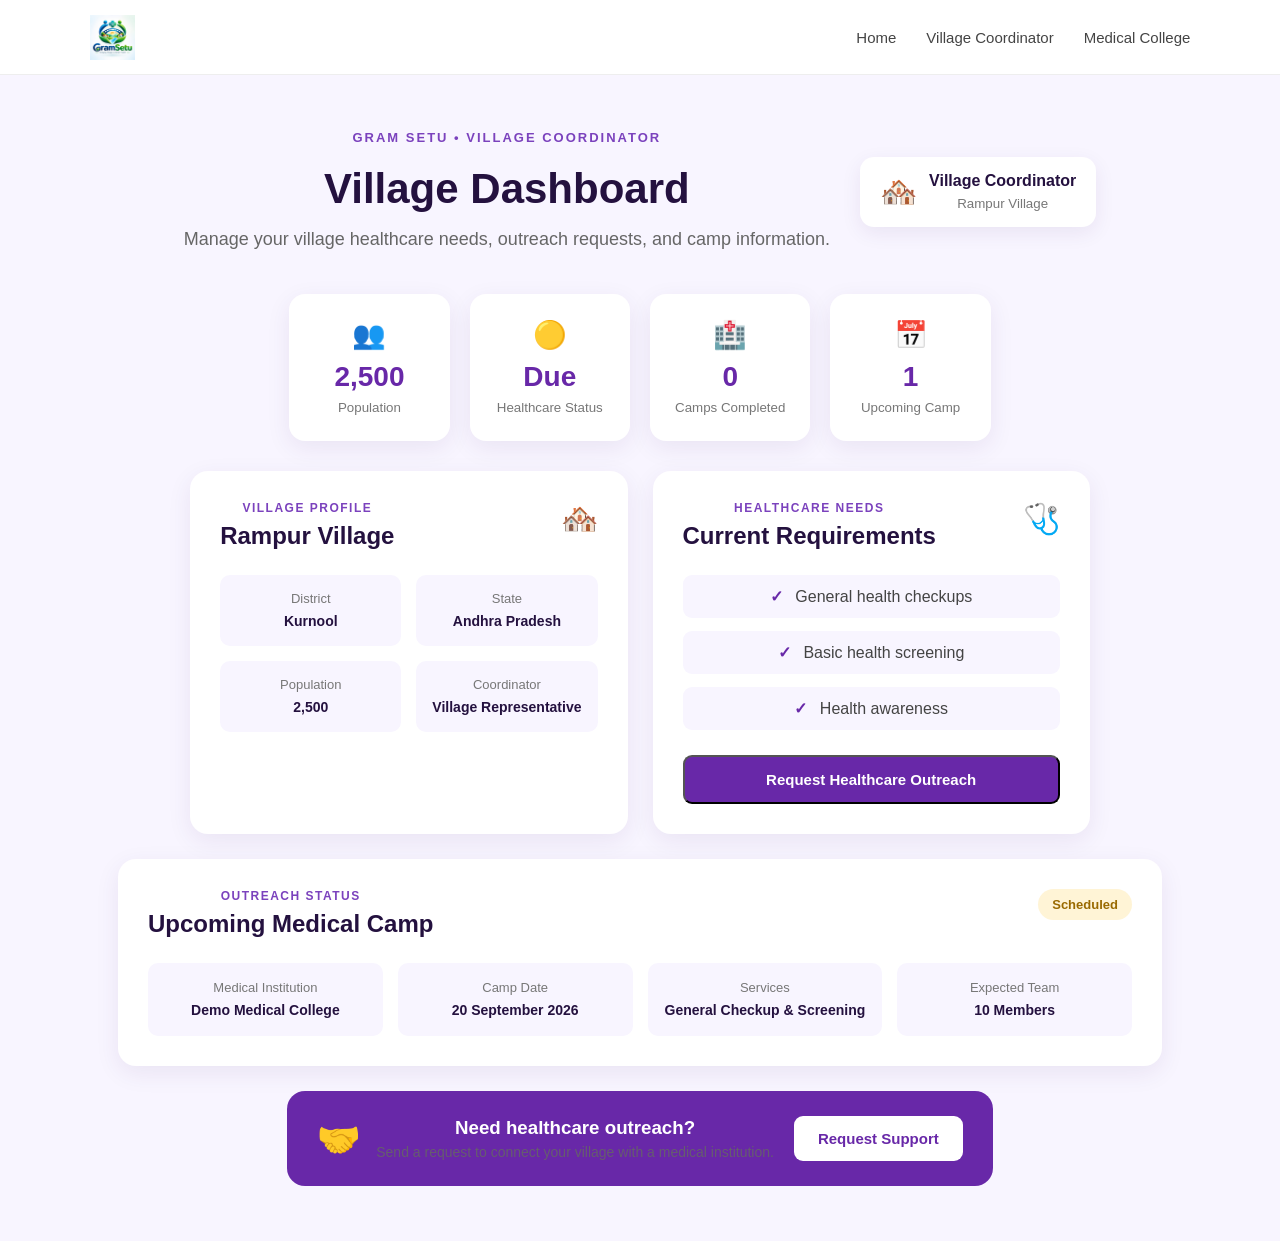
<file: village-dashboard.html>
<!DOCTYPE html>
<html lang="en">

<head>

    <meta charset="UTF-8">

    <meta name="viewport"
          content="width=device-width, initial-scale=1.0">

    <title>Village Coordinator - Gram Setu</title>

    <link rel="stylesheet" href="style.css">

</head>


<body>


    <!-- =========================
         NAVIGATION
         ========================= -->

    <nav>

        <div class="logo">
    <img src="Logo1.jpg" alt="Gram Setu Logo">
</div>


        <div class="nav-links">

            <a href="index.html">
                Home
            </a>

            <a href="village-dashboard.html">
                Village Coordinator
            </a>

            <a href="medical-dashboard.html">
                Medical College
            </a>

        </div>

    </nav>



    <!-- =========================
         VILLAGE COORDINATOR
         DASHBOARD
         ========================= -->

    <main class="dashboard-page">


        <!-- HEADER -->

        <section class="dashboard-heading">

            <div>

                <p class="hero-tagline">
                    GRAM SETU • VILLAGE COORDINATOR
                </p>

                <h1>
                    Village Dashboard
                </h1>

                <p>
                    Manage your village healthcare needs,
                    outreach requests, and camp information.
                </p>

            </div>


            <div class="profile-badge">

                <div class="profile-icon">
                    🏘️
                </div>

                <div>

                    <strong>
                        Village Coordinator
                    </strong>

                    <small>
                        Rampur Village
                    </small>

                </div>

            </div>

        </section>



        <!-- =========================
             VILLAGE OVERVIEW
             ========================= -->

        <section class="dashboard-stats">


            <div class="dashboard-stat-card">

                <span>👥</span>

                <strong>
                    2,500
                </strong>

                <small>
                    Population
                </small>

            </div>


            <div class="dashboard-stat-card">

                <span>🟡</span>

                <strong>
                    Due
                </strong>

                <small>
                    Healthcare Status
                </small>

            </div>


            <div class="dashboard-stat-card">

                <span>🏥</span>

                <strong>
                    0
                </strong>

                <small>
                    Camps Completed
                </small>

            </div>


            <div class="dashboard-stat-card">

                <span>📅</span>

                <strong>
                    1
                </strong>

                <small>
                    Upcoming Camp
                </small>

            </div>


        </section>



        <!-- =========================
             MAIN DASHBOARD GRID
             ========================= -->

        <section class="village-dashboard-grid">


            <!-- VILLAGE PROFILE -->

            <div class="dashboard-card">

                <div class="card-heading">

                    <div>

                        <p class="card-label">
                            VILLAGE PROFILE
                        </p>

                        <h2>
                            Rampur Village
                        </h2>

                    </div>

                    <span class="card-icon">
                        🏘️
                    </span>

                </div>


                <div class="profile-details">


                    <div>

                        <span>
                            District
                        </span>

                        <strong>
                            Kurnool
                        </strong>

                    </div>


                    <div>

                        <span>
                            State
                        </span>

                        <strong>
                            Andhra Pradesh
                        </strong>

                    </div>


                    <div>

                        <span>
                            Population
                        </span>

                        <strong>
                            2,500
                        </strong>

                    </div>


                    <div>

                        <span>
                            Coordinator
                        </span>

                        <strong>
                            Village Representative
                        </strong>

                    </div>


                </div>

            </div>



            <!-- HEALTHCARE NEEDS -->

            <div class="dashboard-card">

                <div class="card-heading">

                    <div>

                        <p class="card-label">
                            HEALTHCARE NEEDS
                        </p>

                        <h2>
                            Current Requirements
                        </h2>

                    </div>

                    <span class="card-icon">
                        🩺
                    </span>

                </div>


                <div class="needs-list">

                    <div>
                        <span>✓</span>
                        General health checkups
                    </div>

                    <div>
                        <span>✓</span>
                        Basic health screening
                    </div>

                    <div>
                        <span>✓</span>
                        Health awareness
                    </div>

                </div>


                <button
                    class="primary-btn dashboard-action"
                    onclick="requestOutreach()"
                >

                    Request Healthcare Outreach

                </button>

            </div>


        </section>



        <!-- =========================
             OUTREACH STATUS
             ========================= -->

        <section class="dashboard-card upcoming-card">


            <div class="card-heading">

                <div>

                    <p class="card-label">
                        OUTREACH STATUS
                    </p>

                    <h2>
                        Upcoming Medical Camp
                    </h2>

                </div>


                <span class="status-badge">
                    Scheduled
                </span>

            </div>



            <div class="camp-info-grid">


                <div>

                    <span>
                        Medical Institution
                    </span>

                    <strong>
                        Demo Medical College
                    </strong>

                </div>


                <div>

                    <span>
                        Camp Date
                    </span>

                    <strong>
                        20 September 2026
                    </strong>

                </div>


                <div>

                    <span>
                        Services
                    </span>

                    <strong>
                        General Checkup & Screening
                    </strong>

                </div>


                <div>

                    <span>
                        Expected Team
                    </span>

                    <strong>
                        10 Members
                    </strong>

                </div>


            </div>

        </section>



        <!-- =========================
             REQUEST SUPPORT
             ========================= -->

        <section class="request-banner">


            <div>

                <span class="request-icon">
                    🤝
                </span>


                <div>

                    <h3>
                        Need healthcare outreach?
                    </h3>

                    <p>
                        Send a request to connect your
                        village with a medical institution.
                    </p>

                </div>

            </div>


            <button
                class="secondary-btn"
                onclick="requestOutreach()"
            >

                Request Support

            </button>


        </section>


    </main>



    <script src="script.js"></script>


</body>

</html>
</file>
<file: style.css>
/* =========================
   BASIC RESET
   ========================= */

* {
    margin: 0;
    padding: 0;
    box-sizing: border-box;
}


/* =========================
   BODY
   ========================= */

body {

    font-family: Arial, sans-serif;

    background: #f8f5ff;

    color: #24113f;

}


/* =========================
   NAVIGATION
   ========================= */

nav {

    height: 75px;

    display: flex;

    justify-content: space-between;

    align-items: center;

    padding: 0 7%;

    background: white;

    border-bottom: 1px solid #eee;

}


.logo {
    display: flex;
    align-items: center;
}

.logo img {
    height: 45px;
    width: auto;
    object-fit: contain;
}


.nav-links {

    display: flex;

    gap: 30px;

}


.nav-links a {

    text-decoration: none;

    color: #444;

    font-size: 15px;

}


.nav-links a:hover {

    color: #6828a8;

}


/* =========================
   BASIC PAGE
   ========================= */

main {

    min-height: calc(100vh - 75px);

    display: flex;

    flex-direction: column;

    justify-content: center;

    align-items: center;

    text-align: center;

    padding: 40px;

}


main h1 {

    font-size: 48px;

    margin-bottom: 15px;

}


main p {

    font-size: 18px;

    color: #666;

}

/* =========================
   HOME HERO
   ========================= */

.home-hero {

    min-height: calc(100vh - 75px);

    padding: 70px 7%;

    display: flex;

    justify-content: space-between;

    align-items: center;

    gap: 60px;

}


/* HERO CONTENT */

.hero-content {

    max-width: 650px;

}


.hero-tagline {

    color: #7b42bd;

    font-size: 13px;

    font-weight: bold;

    letter-spacing: 2px;

    margin-bottom: 20px;

}


.hero-content h1 {

    font-size: 56px;

    line-height: 1.1;

    margin-bottom: 25px;

}


.hero-content h1 span {

    display: block;

    color: #6828a8;

}


.hero-description {

    max-width: 600px;

    font-size: 18px;

    line-height: 1.7;

    color: #666;

}


/* BUTTONS */
.hero-buttons {

    display: flex;

    justify-content: center;

    align-items: center;

    gap: 15px;

    margin-top: 30px;

}


.primary-btn,
.secondary-btn {

    display: inline-block;

    padding: 14px 24px;

    border-radius: 9px;

    text-decoration: none;

    font-size: 15px;

    font-weight: bold;

}


.primary-btn {

    background: #6828a8;

    color: white;

}


.secondary-btn {

    background: white;

    color: #6828a8;

    border: 1px solid #6828a8;

}


/* HERO VISUAL */

.hero-visual {

    width: 370px;

}


.hero-card {

    background: white;

    padding: 35px;

    border-radius: 22px;

    text-align: center;

    box-shadow:
        0 15px 40px rgba(70, 30, 100, 0.12);

}


.hero-map-icon {

    font-size: 65px;

    margin-bottom: 15px;

}


.hero-card h2 {

    margin-bottom: 12px;

}


.hero-card p {

    color: #666;

    line-height: 1.6;

}


.hero-stats {

    display: flex;

    justify-content: space-around;

    margin-top: 30px;

    padding-top: 20px;

    border-top: 1px solid #eee;

}


.hero-stats strong {

    display: block;

    font-size: 25px;

    color: #6828a8;

}


.hero-stats small {

    color: #777;

}

/* =========================
   HOW GRAM SETU WORKS
   ========================= */

.how-section {

    padding: 80px 7%;

    background: white;

}


.section-heading {

    text-align: center;

    max-width: 650px;

    margin: 0 auto 50px;

}


.section-heading h2 {

    font-size: 38px;

    margin: 10px 0 15px;

}


.section-heading > p:last-child {

    color: #666;

    line-height: 1.6;

}


.steps-container {

    max-width: 1100px;

    margin: auto;

    display: grid;

    grid-template-columns:
        repeat(3, 1fr);

    gap: 25px;

}


.step-card {

    position: relative;

    padding: 32px 28px;

    background: #f8f5ff;

    border: 1px solid #eee;

    border-radius: 18px;

    text-align: center;

    transition: 0.3s ease;

}


.step-card:hover {

    transform: translateY(-6px);

    box-shadow:
        0 12px 30px rgba(70, 30, 100, 0.10);

}


.step-number {

    font-size: 13px;

    font-weight: bold;

    letter-spacing: 1px;

    color: #7b42bd;

    margin-bottom: 18px;

}


.step-icon {

    font-size: 42px;

    margin-bottom: 18px;

}


.step-card h3 {

    font-size: 21px;

    margin-bottom: 12px;

}


.step-card p {

    color: #666;

    line-height: 1.6;

    font-size: 14px;

}


/* =========================
   MOBILE
   ========================= */

@media (max-width: 800px) {

    .home-hero {

        flex-direction: column;

        text-align: center;

    }


    .hero-content h1 {

        font-size: 42px;

    }


    .hero-buttons {

        justify-content: center;

    }


    .hero-visual {

        width: 100%;

        max-width: 370px;

    }


    .steps-container {

        grid-template-columns: 1fr;

    }

}


/* =========================
   COVERAGE SECTION
   ========================= */

.coverage-section {

    padding: 90px 7%;

    background: #f8f5ff;

}


.coverage-header {

    max-width: 1100px;

    margin: 0 auto 40px;

    display: flex;

    justify-content: space-between;

    align-items: end;

    gap: 30px;

}


.coverage-header h2 {

    font-size: 38px;

    line-height: 1.15;

    margin: 10px 0 15px;

}


.coverage-header h2 span {

    display: block;

    color: #6828a8;

}


.coverage-header p:last-child {

    color: #666;

    line-height: 1.6;

    max-width: 550px;

}


/* COVERAGE CARD */

.coverage-card {

    max-width: 1100px;

    min-height: 360px;

    margin: auto;

    padding: 35px;

    background: white;

    border-radius: 22px;

    display: grid;

    grid-template-columns: 0.8fr 1.2fr;

    gap: 35px;

    box-shadow:
        0 12px 35px rgba(70, 30, 100, 0.08);

}


.coverage-info {

    display: flex;

    flex-direction: column;

    justify-content: center;

}


.coverage-info h3 {

    font-size: 25px;

    margin-bottom: 12px;

}


.coverage-info > p {

    color: #666;

    line-height: 1.6;

}


/* LEGEND */

.coverage-legend {

    margin-top: 30px;

    display: flex;

    flex-direction: column;

    gap: 14px;

}


.coverage-legend div {

    display: flex;

    align-items: center;

    gap: 10px;

    font-weight: bold;

}


.legend-dot {

    width: 13px;

    height: 13px;

    border-radius: 50%;

    display: inline-block;

}


.covered-dot {

    background: #3b9b62;

}


.due-dot {

    background: #e0a52b;

}


/* DEMO MAP */

.coverage-map {

    position: relative;

    min-height: 290px;

    border-radius: 18px;

    overflow: hidden;

    background:
        linear-gradient(
            135deg,
            #f0ebfa,
            #faf8ff
        );

    border: 1px solid #eee;

}


/* MAP LINES */

.map-line {

    position: absolute;

    height: 1px;

    background: #ddd;

    transform: rotate(-20deg);

}


.line-one {

    width: 80%;

    top: 35%;

    left: 10%;

}


.line-two {

    width: 70%;

    top: 60%;

    left: 15%;

    transform: rotate(15deg);

}


.line-three {

    width: 55%;

    top: 75%;

    left: 25%;

    transform: rotate(-35deg);

}


/* MAP POINTS */

.map-point {

    position: absolute;

    width: 18px;

    height: 18px;

    border-radius: 50%;

    border: 4px solid white;

    box-shadow:
        0 3px 10px rgba(0,0,0,0.15);

}


.map-point span {

    position: absolute;

    white-space: nowrap;

    left: 24px;

    top: -5px;

    font-size: 12px;

    font-weight: bold;

    color: #444;

}


.covered-point {

    background: #3b9b62;

}


.due-point {

    background: #e0a52b;

}


.point-one {

    top: 28%;

    right: 25%;

}


.point-two {

    top: 55%;

    left: 28%;

}


.point-three {

    bottom: 18%;

    right: 38%;

}


/* MOBILE */

@media (max-width: 800px) {

    .coverage-header {

        flex-direction: column;

        align-items: flex-start;

    }


    .coverage-card {

        grid-template-columns: 1fr;

    }

}

/* =========================
   VILLAGE DASHBOARD
   ========================= */

.dashboard-page {

    padding: 55px 7%;

}


/* HEADER */

.dashboard-heading {

    display: flex;

    justify-content: space-between;

    align-items: center;

    gap: 30px;

    margin-bottom: 40px;

}


.dashboard-heading h1 {

    font-size: 42px;

    margin: 10px 0 12px;

}


.dashboard-heading > div:first-child > p:last-child {

    color: #666;

    line-height: 1.6;

}


/* PROFILE BADGE */

.profile-badge {

    display: flex;

    align-items: center;

    gap: 12px;

    background: white;

    padding: 15px 20px;

    border-radius: 14px;

    box-shadow:
        0 6px 20px rgba(70, 30, 100, 0.08);

}


.profile-icon {

    font-size: 30px;

}


.profile-badge strong {

    display: block;

    margin-bottom: 4px;

}


.profile-badge small {

    color: #777;

}


/* =========================
   STAT CARDS
   ========================= */

.dashboard-stats {

    display: grid;

    grid-template-columns:
        repeat(4, 1fr);

    gap: 20px;

    margin-bottom: 30px;

}


.dashboard-stat-card {

    background: white;

    padding: 25px;

    border-radius: 16px;

    box-shadow:
        0 7px 25px rgba(70, 30, 100, 0.08);

}


.dashboard-stat-card span {

    font-size: 27px;

}


.dashboard-stat-card strong {

    display: block;

    font-size: 28px;

    color: #6828a8;

    margin: 10px 0 5px;

}


.dashboard-stat-card small {

    color: #777;

}


/* =========================
   DASHBOARD GRID
   ========================= */

.village-dashboard-grid {

    display: grid;

    grid-template-columns:
        1fr 1fr;

    gap: 25px;

    margin-bottom: 25px;

}


.dashboard-card {

    background: white;

    padding: 30px;

    border-radius: 18px;

    box-shadow:
        0 7px 25px rgba(70, 30, 100, 0.08);

}


.card-heading {

    display: flex;

    justify-content: space-between;

    align-items: flex-start;

    gap: 20px;

    margin-bottom: 25px;

}


.card-label {

    color: #7b42bd;

    font-size: 12px;

    font-weight: bold;

    letter-spacing: 1.5px;

    margin-bottom: 7px;

}


.card-heading h2 {

    font-size: 24px;

}


.card-icon {

    font-size: 30px;

}


/* PROFILE DETAILS */

.profile-details {

    display: grid;

    grid-template-columns:
        1fr 1fr;

    gap: 15px;

}


.profile-details div {

    background: #f8f5ff;

    padding: 16px;

    border-radius: 10px;

}


.profile-details span,
.camp-info-grid span {

    display: block;

    color: #777;

    font-size: 13px;

    margin-bottom: 6px;

}


.profile-details strong,
.camp-info-grid strong {

    font-size: 14px;

}


/* =========================
   HEALTHCARE NEEDS
   ========================= */

.needs-list {

    display: flex;

    flex-direction: column;

    gap: 13px;

    margin-bottom: 25px;

}


.needs-list div {

    padding: 12px;

    background: #f8f5ff;

    border-radius: 9px;

    color: #444;

}


.needs-list span {

    color: #6828a8;

    font-weight: bold;

    margin-right: 8px;

}


.dashboard-action {

    width: 100%;

}


/* =========================
   UPCOMING CAMP
   ========================= */

.upcoming-card {

    margin-bottom: 25px;

}


.status-badge {

    background: #fff4d6;

    color: #9a6a00;

    padding: 8px 14px;

    border-radius: 20px;

    font-size: 13px;

    font-weight: bold;

}


.camp-info-grid {

    display: grid;

    grid-template-columns:
        repeat(4, 1fr);

    gap: 15px;

}


.camp-info-grid div {

    padding: 17px;

    background: #f8f5ff;

    border-radius: 10px;

}


/* =========================
   REQUEST BANNER
   ========================= */

.request-banner {

    background: #6828a8;

    color: white;

    padding: 25px 30px;

    border-radius: 18px;

    display: flex;

    justify-content: space-between;

    align-items: center;

    gap: 20px;

}


.request-banner > div {

    display: flex;

    align-items: center;

    gap: 15px;

}


.request-icon {

    font-size: 35px;

}


.request-banner h3 {

    margin-bottom: 5px;

}


.request-banner p {

    opacity: 0.85;

    font-size: 14px;

}


.request-banner .secondary-btn {

    background: white;

    border: none;

}


/* =========================
   MOBILE
   ========================= */

@media (max-width: 900px) {

    .dashboard-stats {

        grid-template-columns:
            repeat(2, 1fr);

    }


    .village-dashboard-grid {

        grid-template-columns: 1fr;

    }


    .camp-info-grid {

        grid-template-columns:
            repeat(2, 1fr);

    }

}


@media (max-width: 600px) {

    .dashboard-heading {

        flex-direction: column;

        align-items: flex-start;

    }


    .dashboard-stats {

        grid-template-columns: 1fr;

    }


    .profile-details {

        grid-template-columns: 1fr;

    }


    .camp-info-grid {

        grid-template-columns: 1fr;

    }


    .request-banner {

        flex-direction: column;

        align-items: flex-start;

    }

}

/* =========================
   MEDICAL COLLEGE DASHBOARD
   ========================= */

.medical-page {
    padding: 55px 7%;
}

.medical-header {
    display: flex;
    justify-content: space-between;
    align-items: center;
    gap: 30px;
    margin-bottom: 40px;
}

.medical-header h1 {
    font-size: 42px;
    margin: 10px 0;
}

.medical-header p:last-child {
    color: #666;
    line-height: 1.6;
}

.college-profile {
    display: flex;
    align-items: center;
    gap: 14px;
    background: white;
    padding: 16px 20px;
    border-radius: 15px;
    box-shadow: 0 6px 20px rgba(70,30,100,0.08);
}

.college-icon {
    font-size: 32px;
}

.college-profile strong {
    display: block;
    margin-bottom: 5px;
}

.college-profile small {
    color: #777;
}


/* STATISTICS */

.medical-stats {
    display: grid;
    grid-template-columns: repeat(4, 1fr);
    gap: 20px;
    margin-bottom: 30px;
}

.medical-stat {
    background: white;
    padding: 25px;
    border-radius: 16px;
    box-shadow: 0 7px 25px rgba(70,30,100,0.08);
}

.medical-stat span {
    font-size: 27px;
}

.medical-stat strong {
    display: block;
    font-size: 28px;
    color: #6828a8;
    margin: 10px 0 5px;
}

.medical-stat small {
    color: #777;
}


/* MAIN GRID */

.medical-grid {
    display: grid;
    grid-template-columns: 1fr 1fr;
    gap: 25px;
    margin-bottom: 25px;
}

.medical-card {
    background: white;
    padding: 30px;
    border-radius: 18px;
    box-shadow: 0 7px 25px rgba(70,30,100,0.08);
}

.medical-card-header {
    display: flex;
    justify-content: space-between;
    align-items: flex-start;
    margin-bottom: 25px;
}

.medical-card-header h2 {
    font-size: 24px;
}

.card-icon {
    font-size: 30px;
}


/* VILLAGE LIST */

.village-list {
    display: flex;
    flex-direction: column;
    gap: 12px;
    margin-bottom: 22px;
}

.village-item {
    display: flex;
    justify-content: space-between;
    align-items: center;
    padding: 16px;
    background: #f8f5ff;
    border-radius: 11px;
}

.village-item strong {
    display: block;
    margin-bottom: 5px;
}

.village-item small {
    color: #777;
}

.due-badge {
    background: #fff4d6;
    color: #9a6a00;
    padding: 7px 12px;
    border-radius: 20px;
    font-size: 12px;
    font-weight: bold;
}


/* MAP */

.demo-map {
    height: 300px;
    background:
        linear-gradient(135deg, #eee8f8 25%, transparent 25%) -20px 0,
        linear-gradient(225deg, #eee8f8 25%, transparent 25%) -20px 0,
        linear-gradient(315deg, #eee8f8 25%, transparent 25%),
        linear-gradient(45deg, #eee8f8 25%, transparent 25%);
    background-size: 40px 40px;
    position: relative;
    overflow: hidden;
    border-radius: 14px;
}

.map-title {
    text-align: center;
    padding-top: 20px;
    font-weight: bold;
    color: #555;
}

.map-dot {
    width: 18px;
    height: 18px;
    border-radius: 50%;
    position: absolute;
    box-shadow: 0 0 0 5px rgba(255,255,255,0.7);
}

.red-dot {
    left: 28%;
    top: 42%;
    background: #e04b4b;
}

.yellow-dot {
    left: 53%;
    top: 35%;
    background: #e5b93f;
}

.green-dot {
    left: 65%;
    top: 55%;
    background: #45a86b;
}

.dot-two {
    left: 42%;
    top: 67%;
}

.dot-three {
    left: 75%;
    top: 30%;
}

.map-legend {
    display: flex;
    justify-content: center;
    align-items: center;
    gap: 22px;
    margin-top: 12px;
    padding: 8px 0;
    font-size: 13px;
}

.map-legend span {
    display: flex;
    align-items: center;
    gap: 5px;
}

.map-legend i {
    width: 9px;
    height: 9px;
    border-radius: 50%;
    display: inline-block;
}

.legend-red {
    background: #e04b4b;
}

.legend-yellow {
    background: #e5b93f;
}

.legend-green {
    background: #45a86b;
}


/* CAMP MANAGEMENT */

.camp-management {
    margin-bottom: 25px;
}

.camp-actions {
    display: grid;
    grid-template-columns: repeat(4, 1fr);
    gap: 15px;
}

.action-box {
    border: none;
    background: #f8f5ff;
    padding: 22px;
    border-radius: 13px;
    text-align: left;
    cursor: pointer;
    transition: 0.2s;
}

.action-box:hover {
    transform: translateY(-3px);
}

.action-box span {
    font-size: 25px;
    display: block;
    margin-bottom: 12px;
}

.action-box strong {
    display: block;
    margin-bottom: 6px;
}

.action-box small {
    color: #777;
}


/* RECENT ACTIVITY */

.recent-card {
    margin-bottom: 30px;
}

.activity-row {
    display: flex;
    align-items: center;
    gap: 15px;
    padding: 15px 0;
    border-bottom: 1px solid #eee;
}

.activity-row:last-child {
    border-bottom: none;
}

.activity-icon {
    font-size: 20px;
}

.activity-row strong {
    display: block;
    margin-bottom: 5px;
}

.activity-row small {
    color: #777;
}


/* RESPONSIVE */

@media (max-width: 900px) {

    .medical-stats {
        grid-template-columns: repeat(2, 1fr);
    }

    .medical-grid {
        grid-template-columns: 1fr;
    }

    .camp-actions {
        grid-template-columns: repeat(2, 1fr);
    }

}

@media (max-width: 600px) {

    .medical-header {
        flex-direction: column;
        align-items: flex-start;
    }

    .medical-stats {
        grid-template-columns: 1fr;
    }

    .camp-actions {
        grid-template-columns: 1fr;
    }

}

#gramSetuMap {
    width: 100%;
    height: 360px;
    border-radius: 14px;
    overflow: hidden;
}

/* =========================
   HOME PAGE REAL MAP
   ========================= */

.coverage-map {
    width: 100%;
    min-height: 430px;
    border-radius: 16px;
    overflow: hidden;
}

#homeGramSetuMap {
    width: 100%;
    height: 430px;
}
</file>
